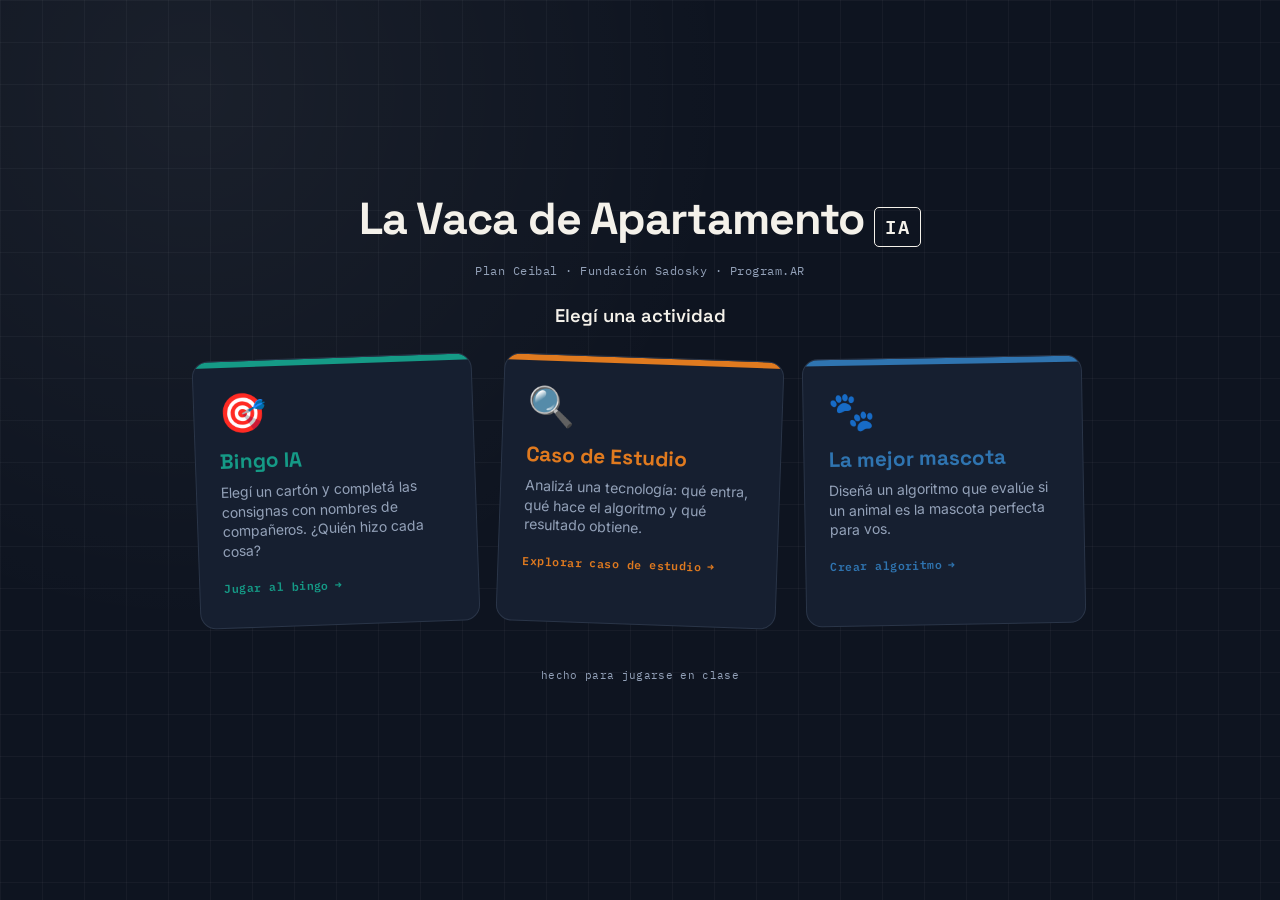
<file: index.html>
<!DOCTYPE html>
<html lang="es">
<head>
<meta charset="UTF-8">
<meta name="viewport" content="width=device-width, initial-scale=1.0">
<title>La Vaca de apartamento</title>
<link rel="preconnect" href="https://fonts.googleapis.com">
<link rel="preconnect" href="https://fonts.gstatic.com" crossorigin>
<link href="https://fonts.googleapis.com/css2?family=Space+Grotesk:wght@500;600;700&family=Inter:wght@400;500;600&family=IBM+Plex+Mono:wght@500;600&display=swap" rel="stylesheet">
<link rel="stylesheet" href="Style/index.css">
</head>
<body>

<div class="wrap">
  <header class="top">
    <div class="brand">La Vaca de Apartamento <span class="ia">IA</span></div>
    <div class="tagline">Plan Ceibal · Fundación Sadosky · Program.AR</div>
  </header>

  <p class="prompt">Elegí una actividad</p>

  <div class="activities">
    <a href="Views/bingo.html" class="activity-card">
      <span class="icon">🎯</span>
      <div class="title">Bingo IA</div>
      <div class="desc">Elegí un cartón y completá las consignas con nombres de compañeros. ¿Quién hizo cada cosa?</div>
      <div class="cta">Jugar al bingo</div>
    </a>

    <a href="Views/caso-estudio.html" class="activity-card">
      <span class="icon">🔍</span>
      <div class="title">Caso de Estudio</div>
      <div class="desc">Analizá una tecnología: qué entra, qué hace el algoritmo y qué resultado obtiene.</div>
      <div class="cta">Explorar caso de estudio</div>
    </a>

    <a href="Views/mejor-mascota.html" class="activity-card">
      <span class="icon">🐾</span>
      <div class="title">La mejor mascota</div>
      <div class="desc">Diseñá un algoritmo que evalúe si un animal es la mascota perfecta para vos.</div>
      <div class="cta">Crear algoritmo</div>
    </a>
  </div>

  <footer class="sig">hecho para jugarse en clase</footer>
</div>

</body>
</html>
</file>
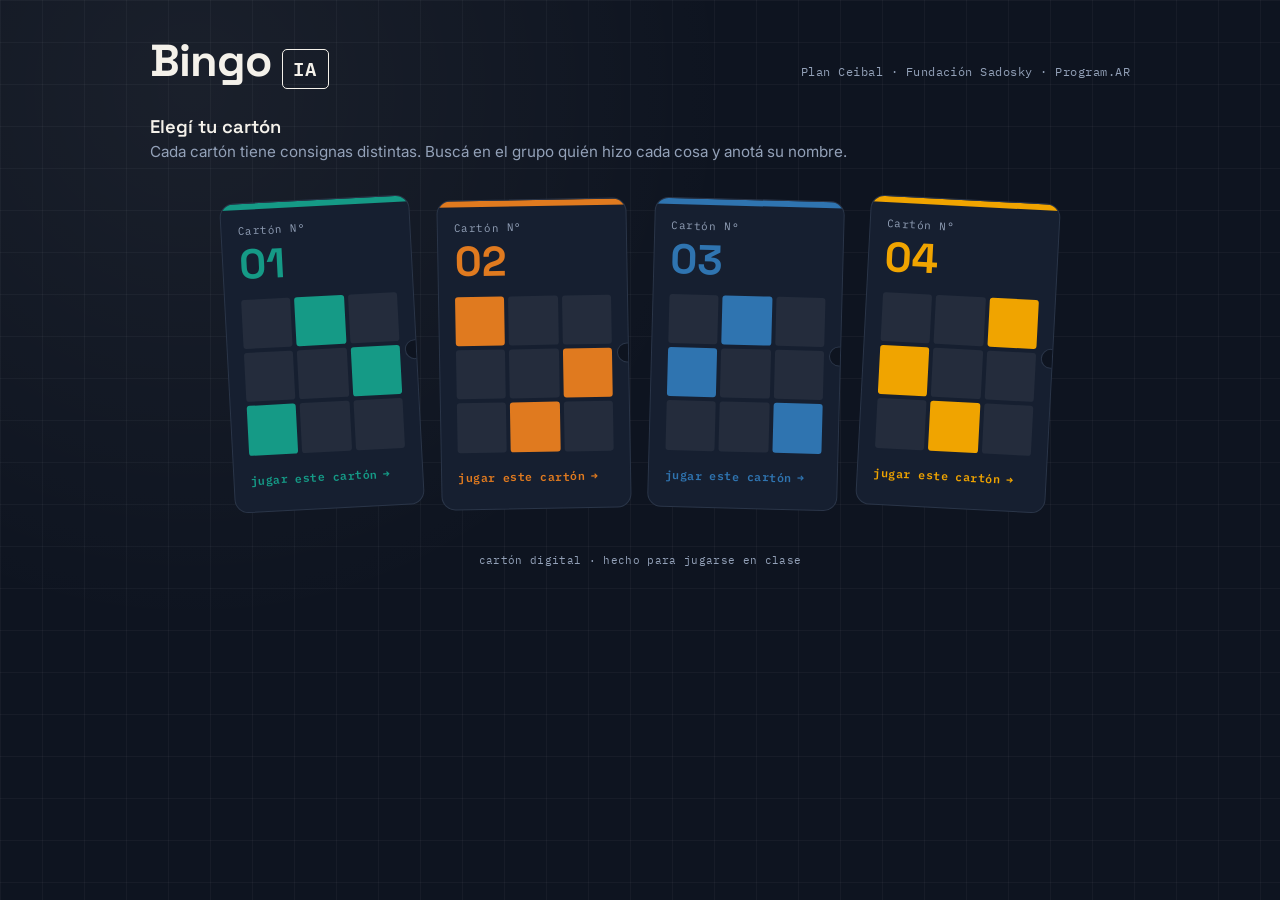
<file: bingo-ia.html>
<!DOCTYPE html>
<html lang="es">
<head>
<meta charset="UTF-8">
<meta name="viewport" content="width=device-width, initial-scale=1.0">
<title>Bingo IA</title>
<link rel="preconnect" href="https://fonts.googleapis.com">
<link rel="preconnect" href="https://fonts.gstatic.com" crossorigin>
<link href="https://fonts.googleapis.com/css2?family=Space+Grotesk:wght@500;600;700&family=Inter:wght@400;500;600&family=IBM+Plex+Mono:wght@500;600&display=swap" rel="stylesheet">
<style>
  :root{
    --ink:#0e1420;
    --ink-soft:#161f30;
    --paper:#f4f1ea;
    --line:#2a3548;
    --text-dim:#93a1b8;

    --c1:#159a86;   /* cartón 1 - verde azulado */
    --c1-deep:#0d5f52;
    --c2:#e07a1f;   /* cartón 2 - naranja */
    --c2-deep:#9a4e0e;
    --c3:#2f74b0;   /* cartón 3 - azul */
    --c3-deep:#1c4670;
    --c4:#f0a400;   /* cartón 4 - ámbar */
    --c4-deep:#9c6a00;
  }

  *{box-sizing:border-box;}
  html,body{margin:0;padding:0;}
  body{
    background:
      radial-gradient(circle at 15% 10%, rgba(255,255,255,0.05), transparent 40%),
      var(--ink);
    background-image:
      linear-gradient(rgba(255,255,255,0.035) 1px, transparent 1px),
      linear-gradient(90deg, rgba(255,255,255,0.035) 1px, transparent 1px),
      radial-gradient(circle at 15% 10%, rgba(255,255,255,0.05), transparent 40%);
    background-size: 42px 42px, 42px 42px, 100% 100%;
    color:var(--paper);
    font-family:'Inter', sans-serif;
    min-height:100vh;
    display:flex;
    flex-direction:column;
    align-items:center;
    padding:32px 18px 60px;
  }

  .wrap{width:100%;max-width:980px;}

  header.top{
    display:flex;
    align-items:baseline;
    justify-content:space-between;
    gap:16px;
    margin-bottom:8px;
    flex-wrap:wrap;
  }
  .brand{
    font-family:'Space Grotesk',sans-serif;
    font-weight:700;
    font-size:clamp(2rem, 5vw, 2.8rem);
    letter-spacing:-0.02em;
    display:flex;
    align-items:baseline;
    gap:10px;
  }
  .brand .ia{
    font-family:'IBM Plex Mono',monospace;
    font-size:0.42em;
    font-weight:600;
    padding:4px 10px;
    border:1.5px solid var(--paper);
    border-radius:5px;
    letter-spacing:0.08em;
  }
  .tagline{
    font-family:'IBM Plex Mono',monospace;
    font-size:0.75rem;
    color:var(--text-dim);
    letter-spacing:0.04em;
  }

  /* ---------- SELECTOR ---------- */
  #selector{ margin-top:26px; }
  .prompt{
    font-family:'Space Grotesk',sans-serif;
    font-size:1.15rem;
    font-weight:600;
    margin:0 0 30px;
    color:var(--paper);
  }
  .prompt span{color:var(--text-dim);font-weight:400;font-family:'Inter',sans-serif;font-size:0.95rem;display:block;margin-top:4px;}

  .tickets{
    display:flex;
    flex-wrap:wrap;
    justify-content:center;
    gap:26px 22px;
    padding-top:8px;
  }

  .ticket{
    --tc: var(--c1);
    --tcd: var(--c1-deep);
    position:relative;
    width:190px;
    background:var(--ink-soft);
    border:1px solid var(--line);
    border-radius:14px;
    padding:20px 16px 22px;
    cursor:pointer;
    text-align:left;
    color:var(--paper);
    font:inherit;
    transition:transform .25s ease, box-shadow .25s ease, border-color .25s ease;
    transform:rotate(var(--rot,0deg));
    overflow:hidden;
  }
  .ticket:nth-child(1){--tc:var(--c1);--tcd:var(--c1-deep);--rot:-3deg;}
  .ticket:nth-child(2){--tc:var(--c2);--tcd:var(--c2-deep);--rot:-1deg;}
  .ticket:nth-child(3){--tc:var(--c3);--tcd:var(--c3-deep);--rot:1.5deg;}
  .ticket:nth-child(4){--tc:var(--c4);--tcd:var(--c4-deep);--rot:3deg;}

  .ticket::before{
    content:"";
    position:absolute;
    top:0; left:0; right:0; height:6px;
    background:var(--tc);
  }
  .ticket::after{
    content:"";
    position:absolute;
    right:-9px; top:50%;
    width:18px;height:18px;
    background:var(--ink);
    border:1px solid var(--line);
    border-radius:50%;
    transform:translateY(-50%);
  }
  .ticket:hover, .ticket:focus-visible{
    transform:rotate(0deg) translateY(-6px);
    border-color:var(--tc);
    box-shadow:0 14px 28px -10px rgba(0,0,0,.55);
    z-index:2;
    outline:none;
  }
  .ticket .num{
    font-family:'IBM Plex Mono',monospace;
    font-size:0.68rem;
    color:var(--text-dim);
    letter-spacing:0.05em;
  }
  .ticket .digit{
    font-family:'Space Grotesk',sans-serif;
    font-weight:700;
    font-size:2.6rem;
    color:var(--tc);
    line-height:1;
    margin:6px 0 14px;
  }
  .ticket .mini-grid{
    display:grid;
    grid-template-columns:repeat(3,1fr);
    gap:4px;
    margin-bottom:14px;
  }
  .ticket .mini-grid i{
    display:block;
    aspect-ratio:1;
    border-radius:3px;
    background:rgba(255,255,255,.06);
  }
  .ticket .mini-grid i.on{ background:var(--tc); }
  .ticket .cta{
    font-family:'IBM Plex Mono',monospace;
    font-size:0.72rem;
    font-weight:600;
    letter-spacing:0.04em;
    color:var(--tc);
    display:flex;
    align-items:center;
    gap:6px;
  }
  .ticket .cta::after{ content:"→"; transition:transform .2s ease; }
  .ticket:hover .cta::after{ transform:translateX(4px); }

  /* ---------- CARD VIEW ---------- */
  #cardview{ display:none; margin-top:18px; }
  .card-header{
    display:flex;
    align-items:center;
    justify-content:space-between;
    flex-wrap:wrap;
    gap:14px;
    margin-bottom:18px;
  }
  .back-btn{
    font-family:'IBM Plex Mono',monospace;
    font-size:0.75rem;
    color:var(--text-dim);
    background:none;
    border:1px solid var(--line);
    border-radius:8px;
    padding:9px 14px;
    cursor:pointer;
    transition:.2s;
  }
  .back-btn:hover{ color:var(--paper); border-color:var(--paper); }

  .card-title{
    font-family:'Space Grotesk',sans-serif;
    font-weight:700;
    font-size:1.5rem;
  }
  .card-num{
    font-family:'IBM Plex Mono',monospace;
    font-size:0.85rem;
    color:var(--card-c, var(--c1));
    letter-spacing:.03em;
  }

  .board{
    position:relative;
    background:var(--ink-soft);
    border:1px solid var(--line);
    border-radius:18px;
    padding:22px;
    box-shadow:0 20px 50px -20px rgba(0,0,0,.6);
  }
  .board::before{
    content:"";
    position:absolute; inset:0;
    border-radius:18px;
    padding:1px;
    background:linear-gradient(135deg, var(--card-c,var(--c1)), transparent 45%);
    mask:linear-gradient(#000 0 0) content-box, linear-gradient(#000 0 0);
    -webkit-mask:linear-gradient(#000 0 0) content-box, linear-gradient(#000 0 0);
    -webkit-mask-composite:xor;
    mask-composite:exclude;
    pointer-events:none;
    opacity:.6;
  }

  .grid3{
    display:grid;
    grid-template-columns:repeat(3,1fr);
    grid-template-rows:repeat(3,1fr);
    gap:10px;
  }

  .cell{
    position:relative;
    min-height:150px;
    border-radius:12px;
    padding:14px 12px 12px;
    display:flex;
    flex-direction:column;
    justify-content:space-between;
    background:rgba(255,255,255,.03);
    border:1px solid var(--line);
    transition:border-color .3s ease, background .3s ease, transform .3s ease;
  }
  .cell.task .task-text, .cell.wild .task-text{
    font-size:0.86rem;
    line-height:1.32;
    font-weight:500;
  }
  .cell.wild .task-text{ color:var(--text-dim); font-style:italic; }

  .cell input{
    width:100%;
    background:rgba(255,255,255,.04);
    border:1px solid var(--line);
    border-radius:7px;
    padding:8px 9px;
    color:var(--paper);
    font-family:'Inter',sans-serif;
    font-size:0.85rem;
    outline:none;
    transition:border-color .2s ease, background .2s ease;
  }
  .cell input::placeholder{ color:var(--text-dim); opacity:.7; }
  .cell input:focus{ border-color:var(--card-c,var(--c1)); background:rgba(255,255,255,.07); }

  .cell .caption{
    font-family:'IBM Plex Mono',monospace;
    font-size:0.62rem;
    color:var(--text-dim);
    text-align:center;
    letter-spacing:.03em;
  }

  .cell.filled{
    border-color:var(--card-c,var(--c1));
    background:rgba(255,255,255,.05);
  }
  .cell.filled input{ border-color:var(--card-c,var(--c1)); }

  .cell.free{
    background:var(--card-c,var(--c1));
    border-color:var(--card-c,var(--c1));
    align-items:center;
    justify-content:center;
  }
  .cell.free .free-mark{
    font-family:'Space Grotesk',sans-serif;
    font-weight:700;
    font-size:1.5rem;
    color:rgba(14,20,32,.55);
    letter-spacing:.02em;
  }

  .cell.line-hit{
    animation:pulse 1.1s ease infinite;
  }
  @keyframes pulse{
    0%,100%{ box-shadow:0 0 0 0 var(--card-c,var(--c1)); }
    50%{ box-shadow:0 0 0 5px color-mix(in srgb, var(--card-c,var(--c1)) 35%, transparent); }
  }

  .board-foot{
    display:flex;
    align-items:center;
    justify-content:space-between;
    margin-top:18px;
    gap:12px;
    flex-wrap:wrap;
  }
  .progress-label{
    font-family:'IBM Plex Mono',monospace;
    font-size:0.72rem;
    color:var(--text-dim);
  }
  .reset-btn{
    font-family:'IBM Plex Mono',monospace;
    font-size:0.72rem;
    color:var(--paper);
    background:none;
    border:1px solid var(--line);
    padding:8px 13px;
    border-radius:8px;
    cursor:pointer;
    transition:.2s;
  }
  .reset-btn:hover{ border-color:var(--card-c,var(--c1)); color:var(--card-c,var(--c1)); }

  .bingo-banner{
    display:none;
    margin-top:16px;
    padding:14px 18px;
    border-radius:12px;
    background:var(--card-c,var(--c1));
    color:var(--ink);
    font-family:'Space Grotesk',sans-serif;
    font-weight:700;
    font-size:1.05rem;
    text-align:center;
    letter-spacing:.02em;
  }
  .bingo-banner.show{ display:block; animation:pop .35s ease; }
  @keyframes pop{ from{ transform:scale(.92); opacity:0;} to{ transform:scale(1); opacity:1;} }

  footer.sig{
    margin-top:44px;
    font-family:'IBM Plex Mono',monospace;
    font-size:0.68rem;
    color:var(--text-dim);
    text-align:center;
    letter-spacing:.03em;
  }

  @media (max-width:640px){
    .grid3{ gap:8px; }
    .cell{ min-height:130px; padding:11px 9px 9px; }
    .ticket{ width:44%; }
  }
</style>
</head>
<body>

<div class="wrap">
  <header class="top">
    <div class="brand">Bingo <span class="ia">IA</span></div>
    <div class="tagline">Plan Ceibal · Fundación Sadosky · Program.AR</div>
  </header>

  <!-- SELECTOR -->
  <section id="selector">
    <p class="prompt">Elegí tu cartón
      <span>Cada cartón tiene consignas distintas. Buscá en el grupo quién hizo cada cosa y anotá su nombre.</span>
    </p>
    <div class="tickets" id="tickets"></div>
  </section>

  <!-- CARD VIEW -->
  <section id="cardview">
    <div class="card-header">
      <button class="back-btn" id="backBtn">← elegir otro cartón</button>
      <div style="text-align:right;">
        <div class="card-title" id="cardTitle">Bingo IA</div>
        <div class="card-num" id="cardNum">Cartón N° 0000000</div>
      </div>
    </div>

    <div class="board" id="board">
      <div class="grid3" id="grid"></div>
    </div>

    <div class="board-foot">
      <span class="progress-label" id="progressLabel">0 / 9 completados</span>
      <button class="reset-btn" id="resetBtn">Reiniciar cartón</button>
    </div>

    <div class="bingo-banner" id="bingoBanner">¡Bingo! Completaste una línea 🎉</div>
  </section>

  <footer class="sig">cartón digital · hecho para jugarse en clase</footer>
</div>

<script>
  // ---------- DATA ----------
  const CARDS = [
    {
      id: 1, num: '0000001', color: 'var(--c1)',
      cells: [
        { type:'task', text:'Consultar el pronóstico del tiempo de una página o una aplicación' },
        { type:'free' },
        { type:'task', text:'Convertir voz a texto para mandar un mensaje' },
        { type:'task', text:'Ver el autocompletado de una búsqueda en Google' },
        { type:'wild', text:'Completar con algo que conozcas y no esté en este cartón :)', label:'Nombre de la tecnología' },
        { type:'free' },
        { type:'free' },
        { type:'task', text:'Usar una app para reconocer una canción' },
        { type:'task', text:'Usar la autocorrección de texto en WhatsApp' },
      ]
    },
    {
      id: 2, num: '0000002', color: 'var(--c2)',
      cells: [
        { type:'free' },
        { type:'task', text:'Ver el autocompletado de una búsqueda en Google' },
        { type:'task', text:'Jugar un videojuego en el que controlás los personajes con el cuerpo' },
        { type:'task', text:'Usar un buscador online como Google o Bing' },
        { type:'wild', text:'Completar con algo que no conozcas y no esté en este cartón :)', label:'Nombre de la tecnología' },
        { type:'free' },
        { type:'task', text:'Usar un filtro de Snapchat o Instagram' },
        { type:'free' },
        { type:'task', text:'Que una computadora les evalúe una tarea' },
      ]
    },
    {
      id: 3, num: '0000003', color: 'var(--c3)',
      cells: [
        { type:'task', text:'Ver un producto promocionado en Google o un aviso que dice "ya que usted compró... puede estar interesado en..."' },
        { type:'free' },
        { type:'task', text:'Obtener un emoji sugerido en lugar de una palabra' },
        { type:'free' },
        { type:'wild', text:'Completar con algo que no conozcas y no esté en este cartón :)', label:'Nombre de la tecnología' },
        { type:'task', text:'Usar un buscador online como Google o Bing' },
        { type:'task', text:'Comunicarse con algún servicio por un chatbot' },
        { type:'task', text:'Usar la autocorrección de texto en WhatsApp' },
        { type:'free' },
      ]
    },
    {
      id: 4, num: '0000004', color: 'var(--c4)',
      cells: [
        { type:'task', text:'Usar la huella digital o el rostro para desbloquear el celular' },
        { type:'task', text:'Usar la autocorrección de texto en WhatsApp' },
        { type:'free' },
        { type:'free' },
        { type:'wild', text:'Completar con algo que conozcas y no esté en este cartón :)', label:'Nombre de la tecnología' },
        { type:'task', text:'Ver una publicidad sugerida en TikTok o Instagram' },
        { type:'task', text:'Obtener un emoji sugerido en lugar de una palabra' },
        { type:'free' },
        { type:'task', text:'Escuchar una canción recomendada en Spotify' },
      ]
    },
  ];

  // in-memory answers per card, keyed by cardId -> array of 9 strings
  const state = {};
  CARDS.forEach(c => { state[c.id] = new Array(9).fill(''); });

  const LINES = [
    [0,1,2],[3,4,5],[6,7,8],
    [0,3,6],[1,4,7],[2,5,8],
    [0,4,8],[2,4,6]
  ];

  // ---------- SELECTOR RENDER ----------
  const ticketsEl = document.getElementById('tickets');
  CARDS.forEach(card => {
    const btn = document.createElement('button');
    btn.className = 'ticket';
    btn.style.setProperty('--tc', card.color);
    btn.setAttribute('aria-label', 'Elegir cartón ' + card.id);

    const mini = card.cells.map(c => c.type === 'free' ? '<i class="on"></i>' : '<i></i>').join('');

    btn.innerHTML = `
      <div class="num">Cartón N°</div>
      <div class="digit">0${card.id}</div>
      <div class="mini-grid">${mini}</div>
      <div class="cta">jugar este cartón</div>
    `;
    btn.addEventListener('click', () => openCard(card.id));
    ticketsEl.appendChild(btn);
  });

  // ---------- CARD VIEW ----------
  const selectorSec = document.getElementById('selector');
  const cardviewSec = document.getElementById('cardview');
  const boardEl = document.getElementById('board');
  const gridEl = document.getElementById('grid');
  const cardNumEl = document.getElementById('cardNum');
  const progressLabel = document.getElementById('progressLabel');
  const bingoBanner = document.getElementById('bingoBanner');

  let currentCardId = null;

  function openCard(id){
    currentCardId = id;
    const card = CARDS.find(c => c.id === id);
    boardEl.style.setProperty('--card-c', card.color);
    cardNumEl.textContent = 'Cartón N° ' + card.num;
    cardNumEl.style.color = card.color;
    renderGrid(card);
    selectorSec.style.display = 'none';
    cardviewSec.style.display = 'block';
    window.scrollTo({top:0, behavior:'smooth'});
  }

  function renderGrid(card){
    gridEl.innerHTML = '';
    bingoBanner.classList.remove('show');
    card.cells.forEach((cell, i) => {
      const div = document.createElement('div');
      div.className = 'cell ' + cell.type;
      div.dataset.index = i;

      if (cell.type === 'free'){
        div.innerHTML = `<span class="free-mark">LIBRE</span>`;
      } else {
        const label = cell.type === 'wild' ? cell.label : 'Nombre';
        const val = state[card.id][i] || '';
        div.innerHTML = `
          <div class="task-text">${cell.text}</div>
          <div>
            <input type="text" placeholder="" value="${escapeHtml(val)}" data-i="${i}">
            <div class="caption">${label}</div>
          </div>
        `;
        if (val.trim() !== '') div.classList.add('filled');
      }
      gridEl.appendChild(div);
    });

    gridEl.querySelectorAll('input').forEach(inp => {
      inp.addEventListener('input', onInput);
    });

    updateProgress();
    checkLines();
  }

  function onInput(e){
    const i = parseInt(e.target.dataset.i, 10);
    state[currentCardId][i] = e.target.value;
    const cellEl = e.target.closest('.cell');
    cellEl.classList.toggle('filled', e.target.value.trim() !== '');
    updateProgress();
    checkLines();
  }

  function isMarked(card, i){
    const cell = card.cells[i];
    if (cell.type === 'free') return true;
    return (state[card.id][i] || '').trim() !== '';
  }

  function updateProgress(){
    const card = CARDS.find(c => c.id === currentCardId);
    const count = card.cells.reduce((acc, _, i) => acc + (isMarked(card, i) ? 1 : 0), 0);
    progressLabel.textContent = count + ' / 9 completados';
  }

  function checkLines(){
    const card = CARDS.find(c => c.id === currentCardId);
    const cellsEls = gridEl.querySelectorAll('.cell');
    cellsEls.forEach(el => el.classList.remove('line-hit'));

    let hit = false;
    LINES.forEach(line => {
      if (line.every(i => isMarked(card, i))){
        hit = true;
        line.forEach(i => cellsEls[i].classList.add('line-hit'));
      }
    });
    bingoBanner.classList.toggle('show', hit);
  }

  function escapeHtml(str){
    return str.replace(/[&<>"']/g, s => ({
      '&':'&amp;', '<':'&lt;', '>':'&gt;', '"':'&quot;', "'":'&#39;'
    }[s]));
  }

  document.getElementById('backBtn').addEventListener('click', () => {
    cardviewSec.style.display = 'none';
    selectorSec.style.display = 'block';
    window.scrollTo({top:0, behavior:'smooth'});
  });

  document.getElementById('resetBtn').addEventListener('click', () => {
    state[currentCardId] = new Array(9).fill('');
    const card = CARDS.find(c => c.id === currentCardId);
    renderGrid(card);
  });
</script>

</body>
</html>
</file>
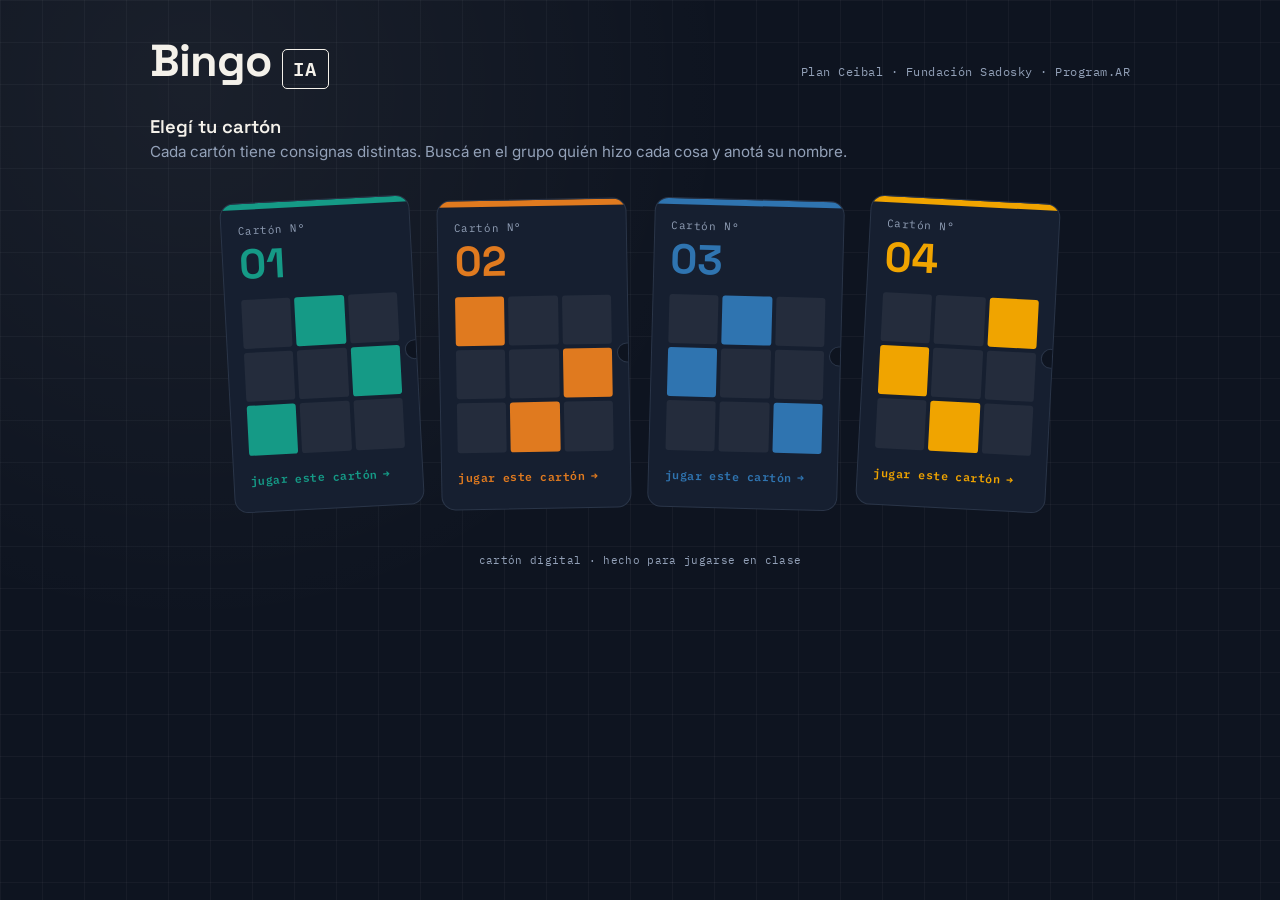
<file: Views/bingo.html>
<!DOCTYPE html>
<html lang="es">
<head>
<meta charset="UTF-8">
<meta name="viewport" content="width=device-width, initial-scale=1.0">
<title>La Vaca de apartamento - Bingo IA</title>
<link rel="preconnect" href="https://fonts.googleapis.com">
<link rel="preconnect" href="https://fonts.gstatic.com" crossorigin>
<link href="https://fonts.googleapis.com/css2?family=Space+Grotesk:wght@500;600;700&family=Inter:wght@400;500;600&family=IBM+Plex+Mono:wght@500;600&display=swap" rel="stylesheet">
<link rel="stylesheet" href="../Style/styles.css">
</head>
<body>

<div class="wrap">
  <header class="top">
    <div class="brand">Bingo <span class="ia">IA</span></div>
    <div class="tagline">Plan Ceibal · Fundación Sadosky · Program.AR</div>
  </header>

  <!-- SELECTOR -->
  <section id="selector">
    <p class="prompt">Elegí tu cartón
      <span>Cada cartón tiene consignas distintas. Buscá en el grupo quién hizo cada cosa y anotá su nombre.</span>
    </p>
    <div class="tickets" id="tickets"></div>
  </section>

  <!-- CARD VIEW -->
  <section id="cardview">
    <div class="card-header">
      <button class="back-btn" id="backBtn">← volver al inicio</button>
      <div style="text-align:right;">
        <div class="card-title" id="cardTitle">Bingo IA</div>
        <div class="card-num" id="cardNum">Cartón N° 0000000</div>
      </div>
    </div>

    <div class="board" id="board">
      <div class="grid3" id="grid"></div>
    </div>

    <div class="board-foot">
      <span class="progress-label" id="progressLabel">0 / 9 completados</span>
      <button class="reset-btn" id="resetBtn">Reiniciar cartón</button>
    </div>

    <div class="bingo-banner" id="bingoBanner">¡Bingo! Completaste una línea 🎉</div>
  </section>

  <footer class="sig">cartón digital · hecho para jugarse en clase</footer>
</div>

<script src="../Js/script.js"></script>

</body>
</html>
</file>
<file: Style/index.css>
:root{
  --ink:#0e1420;
  --ink-soft:#161f30;
  --paper:#f4f1ea;
  --line:#2a3548;
  --text-dim:#93a1b8;
  --c1:#159a86;
  --c2:#e07a1f;
  --c3:#2f74b0;
}
*{box-sizing:border-box;}
html,body{margin:0;padding:0;}
body{
  background:
    radial-gradient(circle at 15% 10%, rgba(255,255,255,0.05), transparent 40%),
    var(--ink);
  background-image:
    linear-gradient(rgba(255,255,255,0.035) 1px, transparent 1px),
    linear-gradient(90deg, rgba(255,255,255,0.035) 1px, transparent 1px),
    radial-gradient(circle at 15% 10%, rgba(255,255,255,0.05), transparent 40%);
  background-size: 42px 42px, 42px 42px, 100% 100%;
  color:var(--paper);
  font-family:'Inter', sans-serif;
  min-height:100vh;
  display:flex;
  flex-direction:column;
  align-items:center;
  justify-content:center;
  padding:32px 18px 60px;
}

.wrap{width:100%;max-width:980px;text-align:center;}

header.top{
  display:flex;
  align-items:baseline;
  justify-content:center;
  gap:16px;
  margin-bottom:8px;
  flex-wrap:wrap;
}
.brand{
  font-family:'Space Grotesk',sans-serif;
  font-weight:700;
  font-size:clamp(2rem, 5vw, 2.8rem);
  letter-spacing:-0.02em;
  display:flex;
  align-items:baseline;
  gap:10px;
}
.brand .ia{
  font-family:'IBM Plex Mono',monospace;
  font-size:0.42em;
  font-weight:600;
  padding:4px 10px;
  border:1.5px solid var(--paper);
  border-radius:5px;
  letter-spacing:0.08em;
}
.tagline{
  font-family:'IBM Plex Mono',monospace;
  font-size:0.75rem;
  color:var(--text-dim);
  letter-spacing:0.04em;
  width:100%;
}

.prompt{
  font-family:'Space Grotesk',sans-serif;
  font-size:1.15rem;
  font-weight:600;
  margin:26px 0 30px;
  color:var(--paper);
}
.prompt span{
  color:var(--text-dim);font-weight:400;font-family:'Inter',sans-serif;
  font-size:0.95rem;display:block;margin-top:6px;
}

.activities{
  display:flex;
  flex-wrap:wrap;
  justify-content:center;
  gap:24px;
  margin-top:10px;
}

.activity-card{
  --ac: var(--c1);
  position:relative;
  width:280px;
  background:var(--ink-soft);
  border:1px solid var(--line);
  border-radius:16px;
  padding:28px 24px 30px;
  cursor:pointer;
  text-align:left;
  color:var(--paper);
  font:inherit;
  transition:transform .25s ease, box-shadow .25s ease, border-color .25s ease;
  text-decoration:none;
  display:block;
  overflow:hidden;
}
.activity-card::before{
  content:"";
  position:absolute;
  top:0; left:0; right:0; height:6px;
  background:var(--ac);
}
.activity-card:nth-child(1){--ac:var(--c1); transform:rotate(-2deg);}
.activity-card:nth-child(2){--ac:var(--c2); transform:rotate(2deg);}
.activity-card:nth-child(3){--ac:var(--c3); transform:rotate(-1deg);}

.activity-card:hover, .activity-card:focus-visible{
  transform:rotate(0deg) translateY(-8px);
  border-color:var(--ac);
  box-shadow:0 16px 32px -10px rgba(0,0,0,.55);
  z-index:2;
  outline:none;
}

.activity-card .icon{
  font-size:2.4rem;
  margin-bottom:12px;
  display:block;
}
.activity-card .title{
  font-family:'Space Grotesk',sans-serif;
  font-weight:700;
  font-size:1.3rem;
  margin-bottom:8px;
  color:var(--ac);
}
.activity-card .desc{
  font-size:0.88rem;
  color:var(--text-dim);
  line-height:1.4;
  margin-bottom:16px;
}
.activity-card .cta{
  font-family:'IBM Plex Mono',monospace;
  font-size:0.72rem;
  font-weight:600;
  letter-spacing:0.04em;
  color:var(--ac);
  display:flex;
  align-items:center;
  gap:6px;
}
.activity-card .cta::after{ content:"→"; transition:transform .2s ease; }
.activity-card:hover .cta::after{ transform:translateX(4px); }

footer.sig{
  margin-top:44px;
  font-family:'IBM Plex Mono',monospace;
  font-size:0.68rem;
  color:var(--text-dim);
  text-align:center;
  letter-spacing:.03em;
}

@media (max-width:640px){
  .activities{ flex-direction:column; align-items:center; }
  .activity-card{ width:100%; max-width:320px; transform:none !important; }
}
</file>
<file: Style/styles.css>
:root{
  --ink:#0e1420;
  --ink-soft:#161f30;
  --paper:#f4f1ea;
  --line:#2a3548;
  --text-dim:#93a1b8;

  --c1:#159a86;   /* cartón 1 - verde azulado */
  --c1-deep:#0d5f52;
  --c2:#e07a1f;   /* cartón 2 - naranja */
  --c2-deep:#9a4e0e;
  --c3:#2f74b0;   /* cartón 3 - azul */
  --c3-deep:#1c4670;
  --c4:#f0a400;   /* cartón 4 - ámbar */
  --c4-deep:#9c6a00;
}

*{box-sizing:border-box;}
html,body{margin:0;padding:0;}
body{
  background:
    radial-gradient(circle at 15% 10%, rgba(255,255,255,0.05), transparent 40%),
    var(--ink);
  background-image:
    linear-gradient(rgba(255,255,255,0.035) 1px, transparent 1px),
    linear-gradient(90deg, rgba(255,255,255,0.035) 1px, transparent 1px),
    radial-gradient(circle at 15% 10%, rgba(255,255,255,0.05), transparent 40%);
  background-size: 42px 42px, 42px 42px, 100% 100%;
  color:var(--paper);
  font-family:'Inter', sans-serif;
  min-height:100vh;
  display:flex;
  flex-direction:column;
  align-items:center;
  padding:32px 18px 60px;
}

.wrap{width:100%;max-width:980px;}

header.top{
  display:flex;
  align-items:baseline;
  justify-content:space-between;
  gap:16px;
  margin-bottom:8px;
  flex-wrap:wrap;
}
.brand{
  font-family:'Space Grotesk',sans-serif;
  font-weight:700;
  font-size:clamp(2rem, 5vw, 2.8rem);
  letter-spacing:-0.02em;
  display:flex;
  align-items:baseline;
  gap:10px;
}
.brand .ia{
  font-family:'IBM Plex Mono',monospace;
  font-size:0.42em;
  font-weight:600;
  padding:4px 10px;
  border:1.5px solid var(--paper);
  border-radius:5px;
  letter-spacing:0.08em;
}
.tagline{
  font-family:'IBM Plex Mono',monospace;
  font-size:0.75rem;
  color:var(--text-dim);
  letter-spacing:0.04em;
}

/* ---------- SELECTOR ---------- */
#selector{ margin-top:26px; }
.prompt{
  font-family:'Space Grotesk',sans-serif;
  font-size:1.15rem;
  font-weight:600;
  margin:0 0 30px;
  color:var(--paper);
}
.prompt span{color:var(--text-dim);font-weight:400;font-family:'Inter',sans-serif;font-size:0.95rem;display:block;margin-top:4px;}

.tickets{
  display:flex;
  flex-wrap:wrap;
  justify-content:center;
  gap:26px 22px;
  padding-top:8px;
}

.ticket{
  --tc: var(--c1);
  --tcd: var(--c1-deep);
  position:relative;
  width:190px;
  background:var(--ink-soft);
  border:1px solid var(--line);
  border-radius:14px;
  padding:20px 16px 22px;
  cursor:pointer;
  text-align:left;
  color:var(--paper);
  font:inherit;
  transition:transform .25s ease, box-shadow .25s ease, border-color .25s ease;
  transform:rotate(var(--rot,0deg));
  overflow:hidden;
}
.ticket:nth-child(1){--tc:var(--c1);--tcd:var(--c1-deep);--rot:-3deg;}
.ticket:nth-child(2){--tc:var(--c2);--tcd:var(--c2-deep);--rot:-1deg;}
.ticket:nth-child(3){--tc:var(--c3);--tcd:var(--c3-deep);--rot:1.5deg;}
.ticket:nth-child(4){--tc:var(--c4);--tcd:var(--c4-deep);--rot:3deg;}

.ticket::before{
  content:"";
  position:absolute;
  top:0; left:0; right:0; height:6px;
  background:var(--tc);
}
.ticket::after{
  content:"";
  position:absolute;
  right:-9px; top:50%;
  width:18px;height:18px;
  background:var(--ink);
  border:1px solid var(--line);
  border-radius:50%;
  transform:translateY(-50%);
}
.ticket:hover, .ticket:focus-visible{
  transform:rotate(0deg) translateY(-6px);
  border-color:var(--tc);
  box-shadow:0 14px 28px -10px rgba(0,0,0,.55);
  z-index:2;
  outline:none;
}
.ticket .num{
  font-family:'IBM Plex Mono',monospace;
  font-size:0.68rem;
  color:var(--text-dim);
  letter-spacing:0.05em;
}
.ticket .digit{
  font-family:'Space Grotesk',sans-serif;
  font-weight:700;
  font-size:2.6rem;
  color:var(--tc);
  line-height:1;
  margin:6px 0 14px;
}
.ticket .mini-grid{
  display:grid;
  grid-template-columns:repeat(3,1fr);
  gap:4px;
  margin-bottom:14px;
}
.ticket .mini-grid i{
  display:block;
  aspect-ratio:1;
  border-radius:3px;
  background:rgba(255,255,255,.06);
}
.ticket .mini-grid i.on{ background:var(--tc); }
.ticket .cta{
  font-family:'IBM Plex Mono',monospace;
  font-size:0.72rem;
  font-weight:600;
  letter-spacing:0.04em;
  color:var(--tc);
  display:flex;
  align-items:center;
  gap:6px;
}
.ticket .cta::after{ content:"→"; transition:transform .2s ease; }
.ticket:hover .cta::after{ transform:translateX(4px); }

/* ---------- CARD VIEW ---------- */
#cardview{ display:none; margin-top:18px; }
.card-header{
  display:flex;
  align-items:center;
  justify-content:space-between;
  flex-wrap:wrap;
  gap:14px;
  margin-bottom:18px;
}
.back-btn{
  font-family:'IBM Plex Mono',monospace;
  font-size:0.75rem;
  color:var(--text-dim);
  background:none;
  border:1px solid var(--line);
  border-radius:8px;
  padding:9px 14px;
  cursor:pointer;
  transition:.2s;
}
.back-btn:hover{ color:var(--paper); border-color:var(--paper); }

.card-title{
  font-family:'Space Grotesk',sans-serif;
  font-weight:700;
  font-size:1.5rem;
}
.card-num{
  font-family:'IBM Plex Mono',monospace;
  font-size:0.85rem;
  color:var(--card-c, var(--c1));
  letter-spacing:.03em;
}

.board{
  position:relative;
  background:var(--ink-soft);
  border:1px solid var(--line);
  border-radius:18px;
  padding:22px;
  box-shadow:0 20px 50px -20px rgba(0,0,0,.6);
}
.board::before{
  content:"";
  position:absolute; inset:0;
  border-radius:18px;
  padding:1px;
  background:linear-gradient(135deg, var(--card-c,var(--c1)), transparent 45%);
  mask:linear-gradient(#000 0 0) content-box, linear-gradient(#000 0 0);
  -webkit-mask:linear-gradient(#000 0 0) content-box, linear-gradient(#000 0 0);
  -webkit-mask-composite:xor;
  mask-composite:exclude;
  pointer-events:none;
  opacity:.6;
}

.grid3{
  display:grid;
  grid-template-columns:repeat(3,1fr);
  grid-template-rows:repeat(3,1fr);
  gap:10px;
}

.cell{
  position:relative;
  min-height:150px;
  border-radius:12px;
  padding:14px 12px 12px;
  display:flex;
  flex-direction:column;
  justify-content:space-between;
  background:rgba(255,255,255,.03);
  border:1px solid var(--line);
  transition:border-color .3s ease, background .3s ease, transform .3s ease;
}
.cell.task .task-text, .cell.wild .task-text{
  font-size:0.86rem;
  line-height:1.32;
  font-weight:500;
}
.cell.wild .task-text{ color:var(--text-dim); font-style:italic; }

.cell input{
  width:100%;
  background:rgba(255,255,255,.04);
  border:1px solid var(--line);
  border-radius:7px;
  padding:8px 9px;
  color:var(--paper);
  font-family:'Inter',sans-serif;
  font-size:0.85rem;
  outline:none;
  transition:border-color .2s ease, background .2s ease;
}
.cell input::placeholder{ color:var(--text-dim); opacity:.7; }
.cell input:focus{ border-color:var(--card-c,var(--c1)); background:rgba(255,255,255,.07); }

.cell .caption{
  font-family:'IBM Plex Mono',monospace;
  font-size:0.62rem;
  color:var(--text-dim);
  text-align:center;
  letter-spacing:.03em;
}

.cell.filled{
  border-color:var(--card-c,var(--c1));
  background:rgba(255,255,255,.05);
}
.cell.filled input{ border-color:var(--card-c,var(--c1)); }

.cell.free{
  background:var(--card-c,var(--c1));
  border-color:var(--card-c,var(--c1));
  align-items:center;
  justify-content:center;
}
.cell.free .free-mark{
  font-family:'Space Grotesk',sans-serif;
  font-weight:700;
  font-size:1.5rem;
  color:rgba(14,20,32,.55);
  letter-spacing:.02em;
}

.cell.line-hit{
  animation:pulse 1.1s ease infinite;
}
@keyframes pulse{
  0%,100%{ box-shadow:0 0 0 0 var(--card-c,var(--c1)); }
  50%{ box-shadow:0 0 0 5px color-mix(in srgb, var(--card-c,var(--c1)) 35%, transparent); }
}

.board-foot{
  display:flex;
  align-items:center;
  justify-content:space-between;
  margin-top:18px;
  gap:12px;
  flex-wrap:wrap;
}
.progress-label{
  font-family:'IBM Plex Mono',monospace;
  font-size:0.72rem;
  color:var(--text-dim);
}
.reset-btn{
  font-family:'IBM Plex Mono',monospace;
  font-size:0.72rem;
  color:var(--paper);
  background:none;
  border:1px solid var(--line);
  padding:8px 13px;
  border-radius:8px;
  cursor:pointer;
  transition:.2s;
}
.reset-btn:hover{ border-color:var(--card-c,var(--c1)); color:var(--card-c,var(--c1)); }

.bingo-banner{
  display:none;
  margin-top:16px;
  padding:14px 18px;
  border-radius:12px;
  background:var(--card-c,var(--c1));
  color:var(--ink);
  font-family:'Space Grotesk',sans-serif;
  font-weight:700;
  font-size:1.05rem;
  text-align:center;
  letter-spacing:.02em;
}
.bingo-banner.show{ display:block; animation:pop .35s ease; }
@keyframes pop{ from{ transform:scale(.92); opacity:0;} to{ transform:scale(1); opacity:1;} }

footer.sig{
  margin-top:44px;
  font-family:'IBM Plex Mono',monospace;
  font-size:0.68rem;
  color:var(--text-dim);
  text-align:center;
  letter-spacing:.03em;
}

@media (max-width:640px){
  .grid3{ gap:8px; }
  .cell{ min-height:130px; padding:11px 9px 9px; }
  .ticket{ width:44%; }
}
</file>
